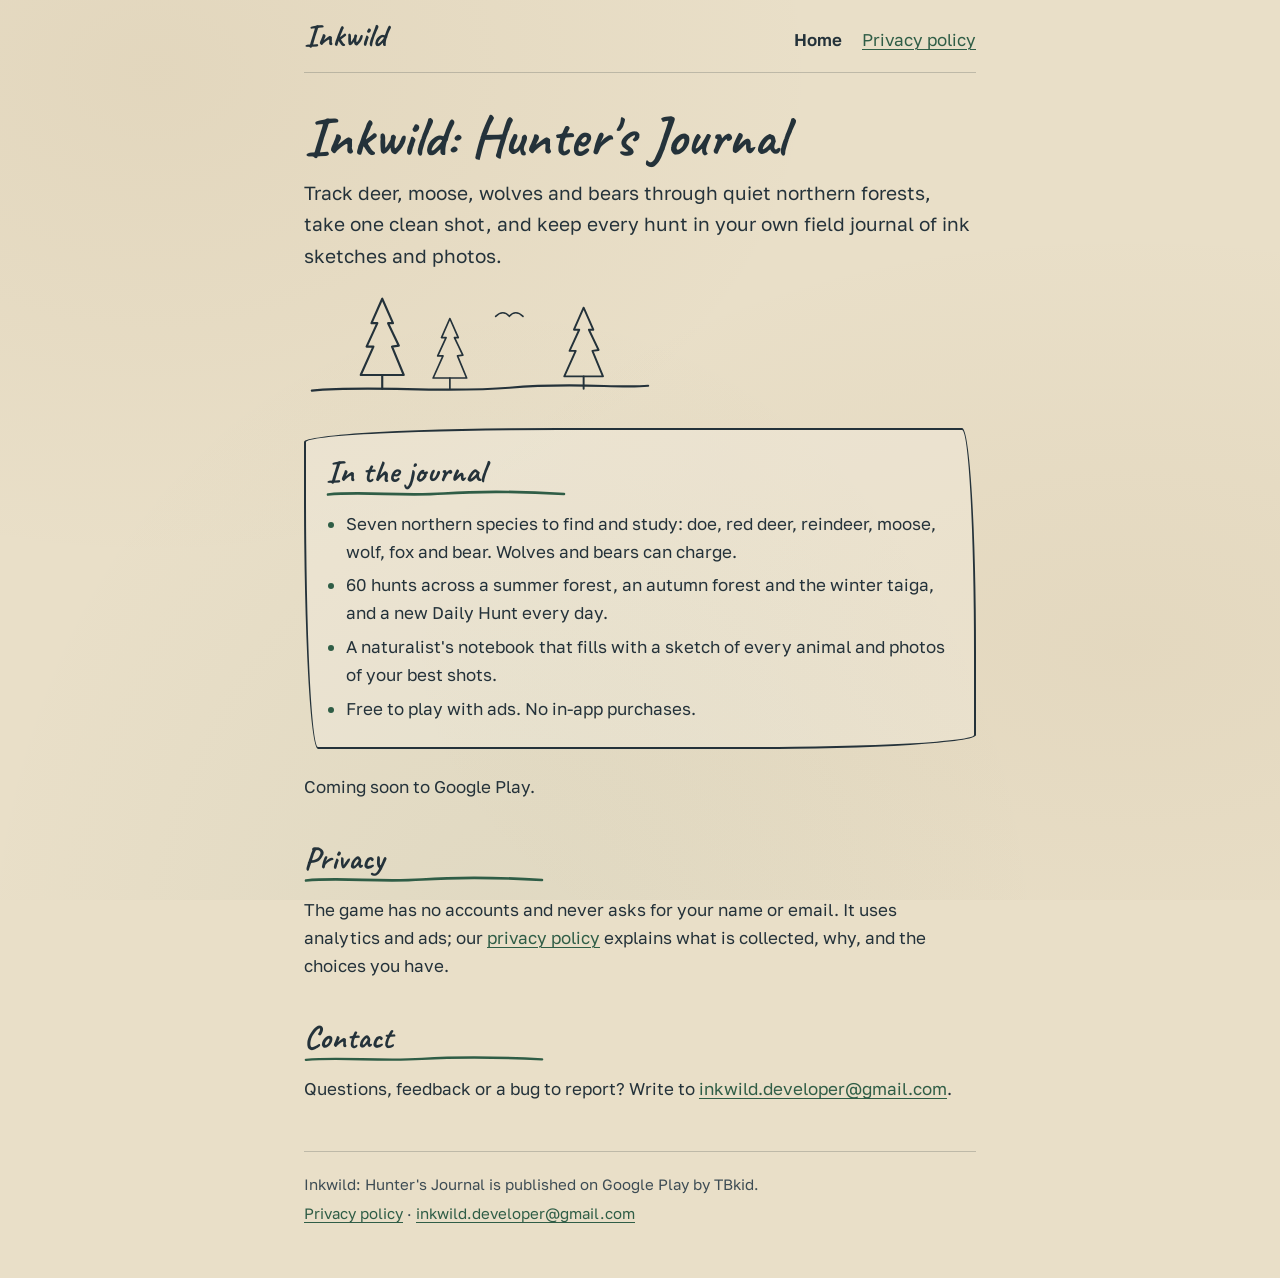
<file: index.html>
<!doctype html>
<html lang="en">
<head>
  <meta charset="utf-8">
  <meta name="viewport" content="width=device-width, initial-scale=1">
  <title>Inkwild: Hunter's Journal</title>
  <meta name="description" content="Inkwild: Hunter's Journal is a hunting game for Android. Track wild animals through northern forests and keep every hunt in your own field journal.">
  <meta name="theme-color" content="#E9DFC8">
  <link rel="icon" href="data:image/svg+xml,%3Csvg xmlns='http://www.w3.org/2000/svg' viewBox='0 0 32 32'%3E%3Crect width='32' height='32' rx='6' fill='%23E9DFC8'/%3E%3Cpath d='M16 4 L9 15 h4 L7 25 h18 L19 15 h4 Z' fill='none' stroke='%2324323A' stroke-width='2' stroke-linejoin='round'/%3E%3Cpath d='M16 25 v4' stroke='%2324323A' stroke-width='2' stroke-linecap='round'/%3E%3C/svg%3E">
  <link rel="stylesheet" href="style.css">
</head>
<body>
  <a class="skip" href="#main">Skip to content</a>
  <div class="page">
    <header class="site-header">
      <a class="brand" href="./">Inkwild</a>
      <nav class="site-nav" aria-label="Site">
        <ul>
          <li><a href="./" aria-current="page">Home</a></li>
          <li><a href="privacy.html">Privacy policy</a></li>
        </ul>
      </nav>
    </header>


    <main id="main">
      <h1>Inkwild: Hunter's Journal</h1>
      <p class="lead">Track deer, moose, wolves and bears through quiet northern forests, take one clean shot, and keep every hunt in your own field journal of ink sketches and photos.</p>

      <svg class="sketch" viewBox="0 0 360 120" role="img" aria-label="Ink sketch of pine trees on a hillside">
        <g fill="none" stroke="currentColor" stroke-width="2.2" stroke-linecap="round" stroke-linejoin="round">
          <path d="M8 106 C 70 100, 140 109, 210 103 S 320 104, 352 101"/>
          <g transform="translate(40 4)">
            <path d="M40 8 L29 33 L35 33 L24 57 L31 57 L18 86 L62 86 L50 57 L57 56 L46 33 L51 33 Z"/>
            <path d="M40 86 V100"/>
          </g>
          <g transform="translate(118 26) scale(0.78)">
            <path d="M40 8 L29 33 L35 33 L24 57 L31 57 L18 86 L62 86 L50 57 L57 56 L46 33 L51 33 Z"/>
            <path d="M40 86 V100"/>
          </g>
          <g transform="translate(250 14) scale(0.9)">
            <path d="M40 8 L29 33 L35 33 L24 57 L31 57 L18 86 L62 86 L50 57 L57 56 L46 33 L51 33 Z"/>
            <path d="M40 86 V100"/>
          </g>
          <path d="M196 30 c 5 -5, 10 -5, 14 0 c 4 -5, 9 -5, 14 0" stroke-width="1.6"/>
        </g>
      </svg>

      <div class="card">
        <h2>In the journal</h2>
        <ul>
          <li>Seven northern species to find and study: doe, red deer, reindeer, moose, wolf, fox and bear. Wolves and bears can charge.</li>
        <li>60 hunts across a summer forest, an autumn forest and the winter taiga, and a new Daily Hunt every day.</li>
          <li>A naturalist's notebook that fills with a sketch of every animal and photos of your best shots.</li>
          <li>Free to play with ads. No in-app purchases.</li>
        </ul>
      </div>

      <p>
        Coming soon to Google Play.
      </p>

      <h2>Privacy</h2>
      <p>The game has no accounts and never asks for your name or email. It uses analytics and ads; our <a href="privacy.html">privacy policy</a> explains what is collected, why, and the choices you have.</p>

      <h2>Contact</h2>
      <p>Questions, feedback or a bug to report? Write to <a href="mailto:inkwild.developer@gmail.com">inkwild.developer@gmail.com</a>.</p>
    </main>

    <footer class="site-footer">
      <p>Inkwild: Hunter's Journal is published on Google Play by TBkid.</p>
      <p><a href="privacy.html">Privacy policy</a> · <a href="mailto:inkwild.developer@gmail.com">inkwild.developer@gmail.com</a></p>
    </footer>
  </div>
</body>
</html>
</file>
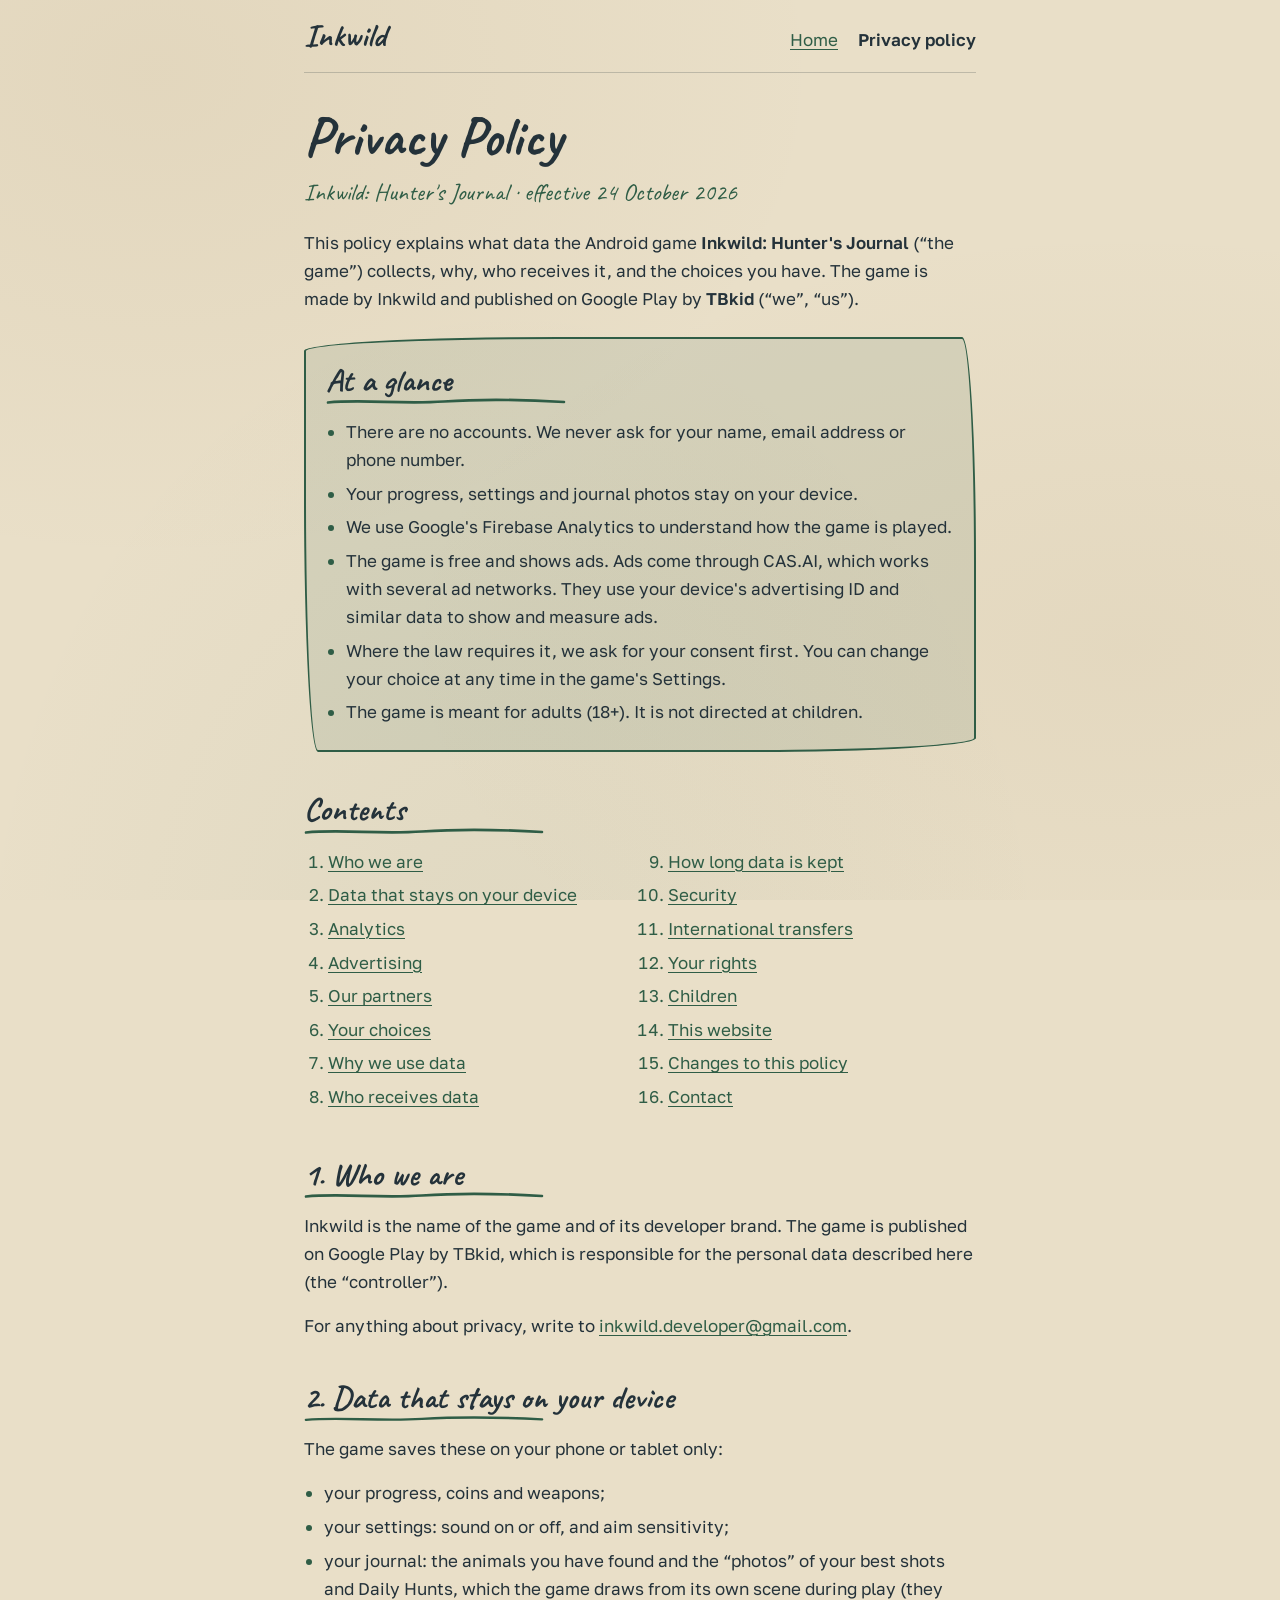
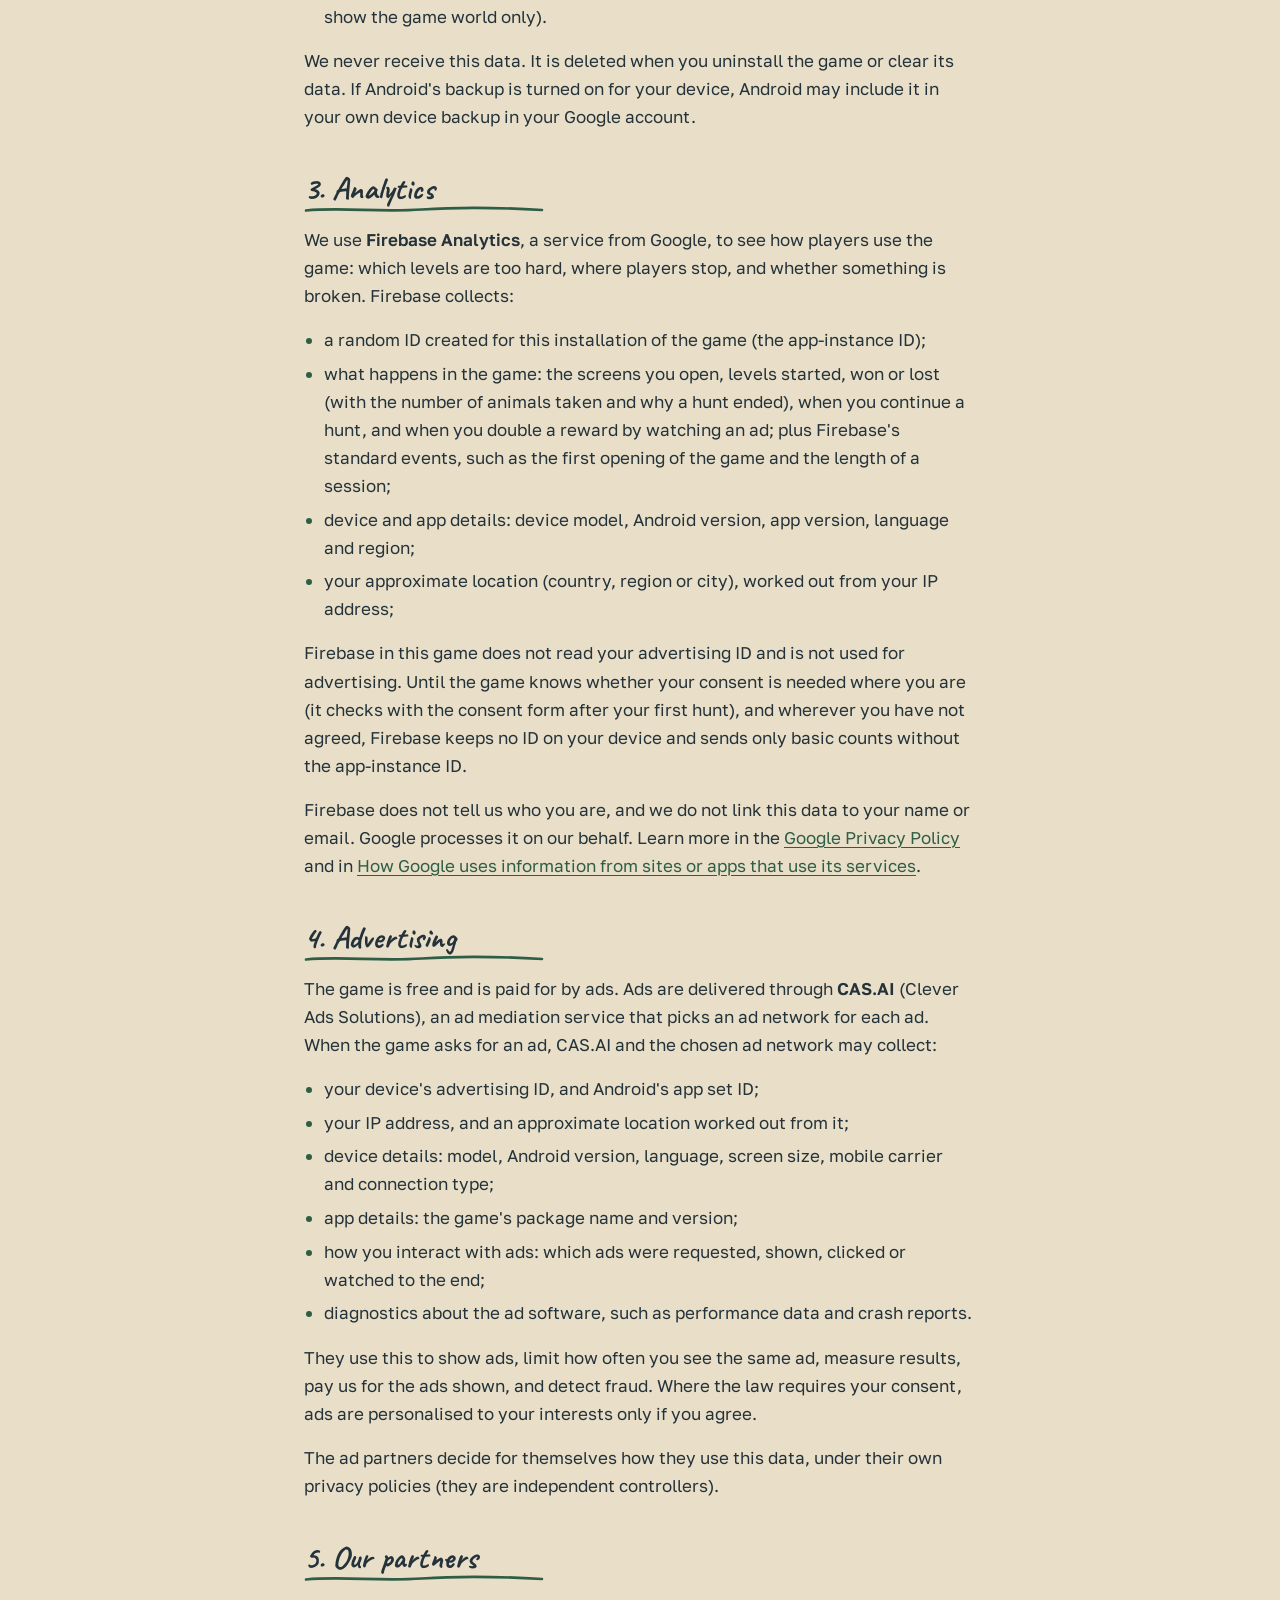
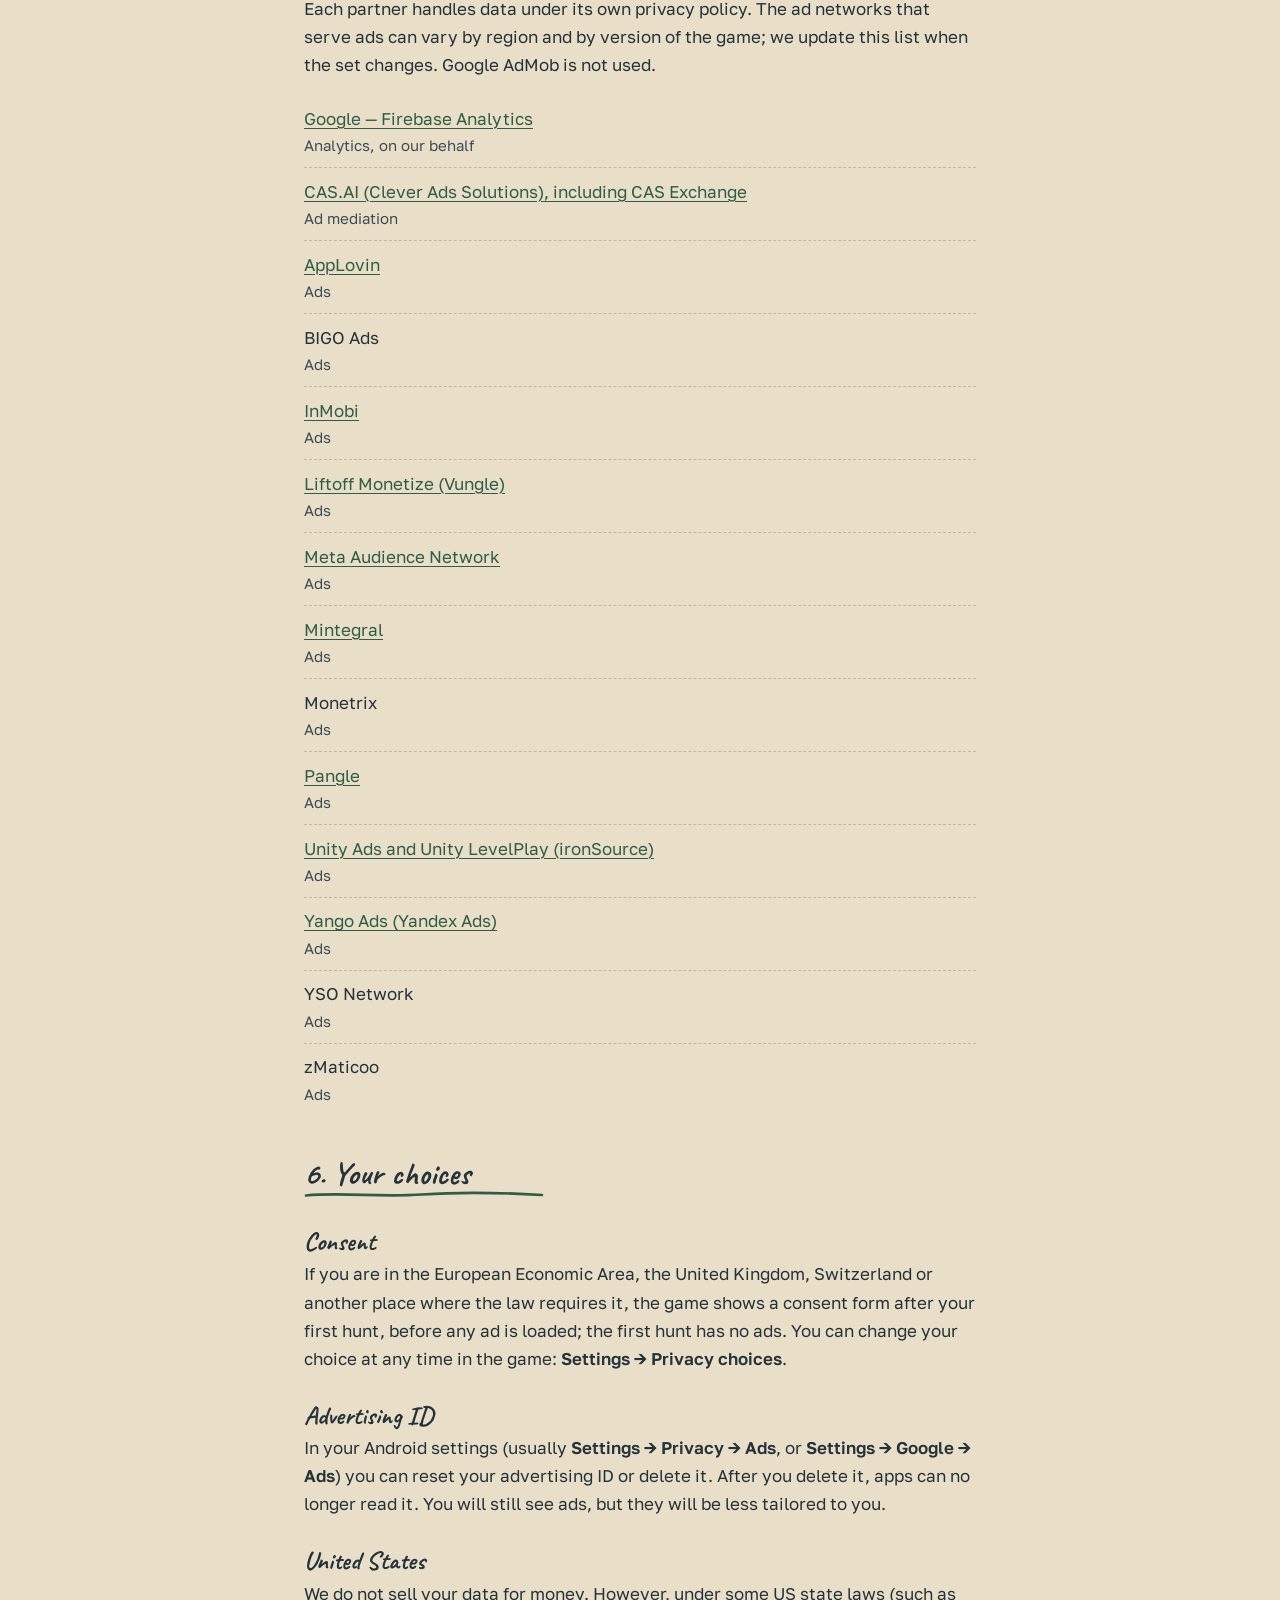
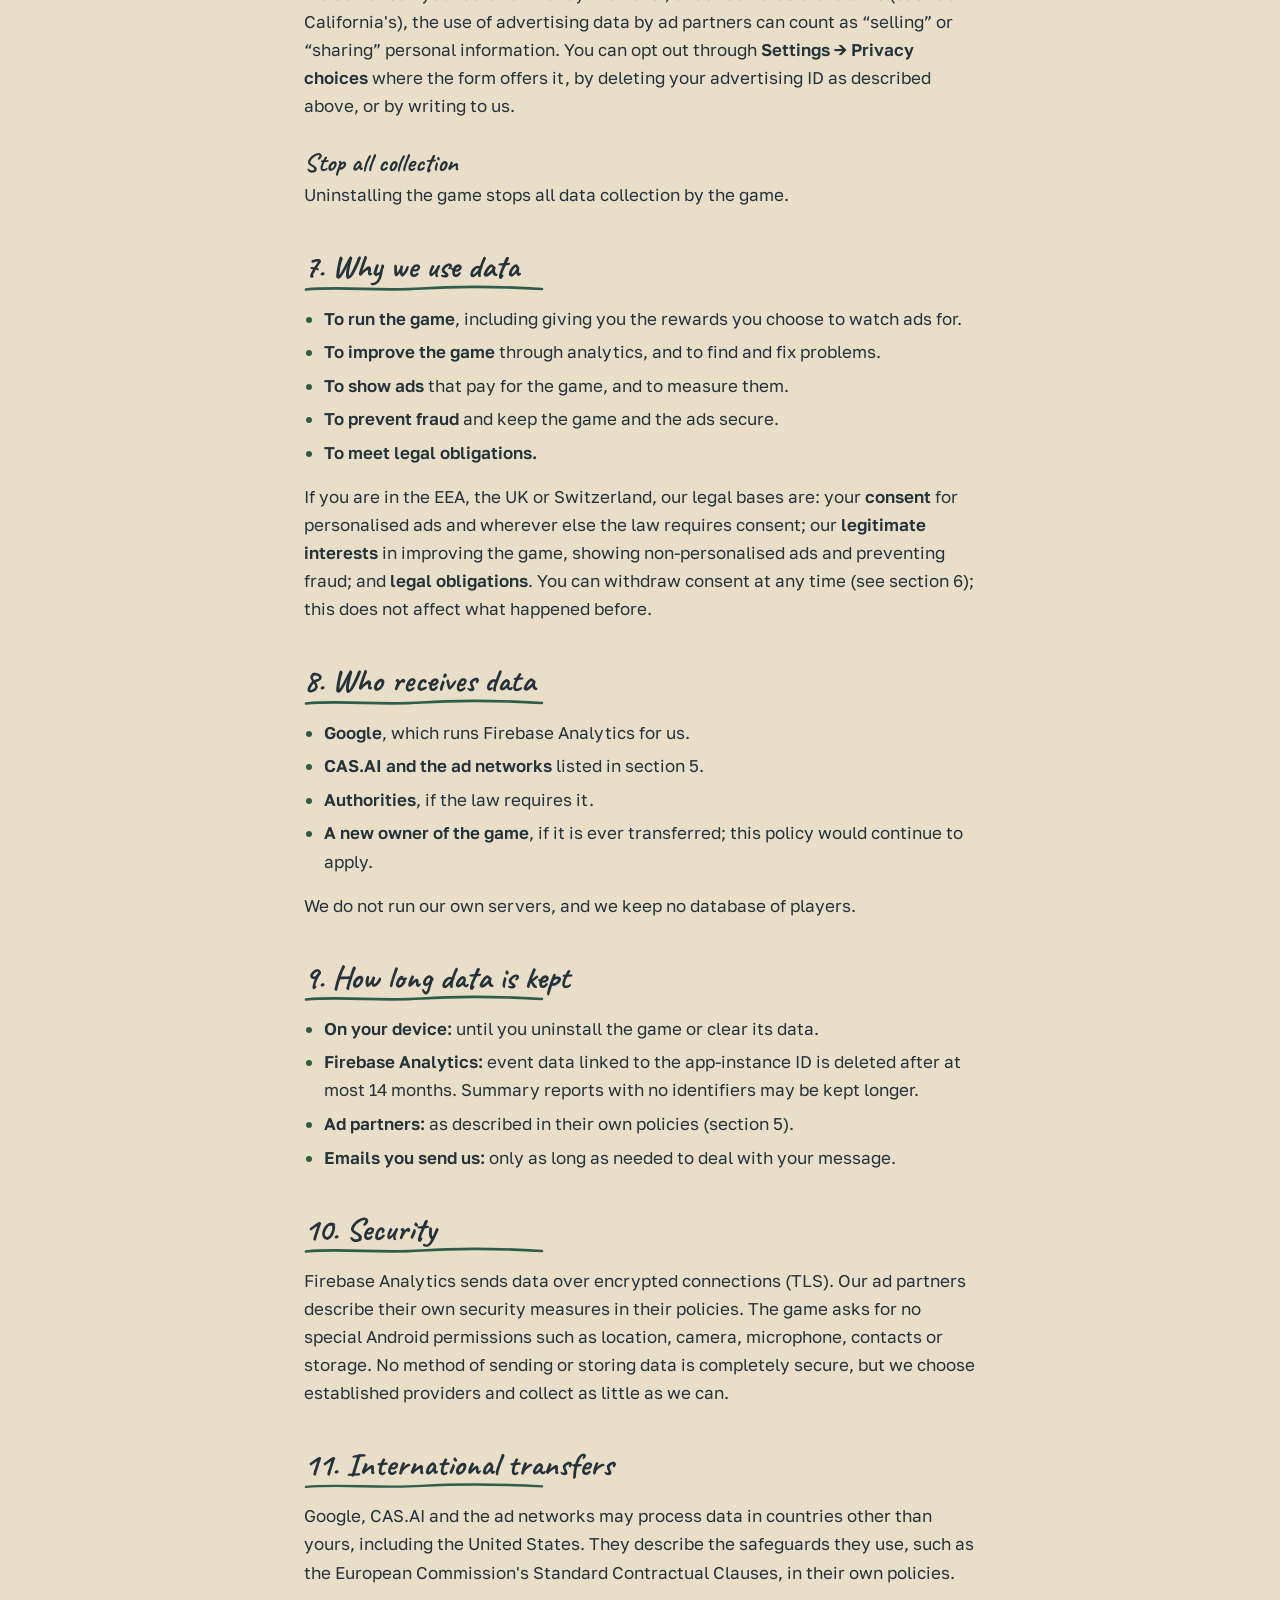
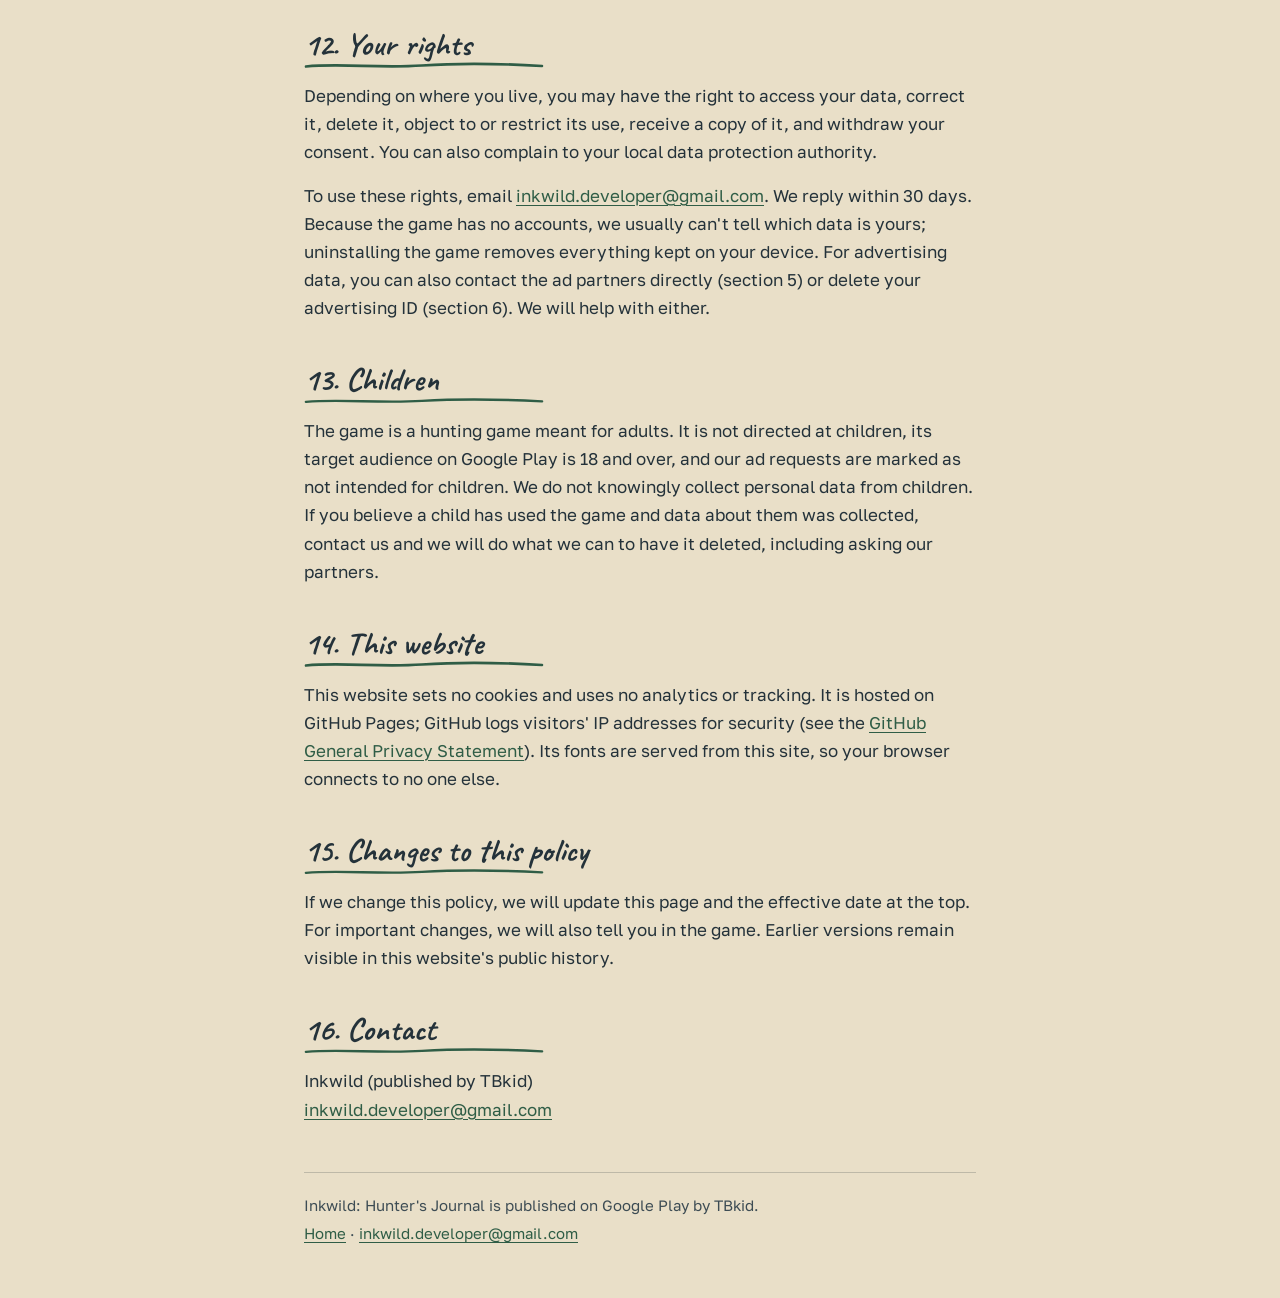
<file: privacy.html>
<!doctype html>
<html lang="en">
<head>
  <meta charset="utf-8">
  <meta name="viewport" content="width=device-width, initial-scale=1">
  <title>Privacy Policy — Inkwild: Hunter's Journal</title>
  <meta name="description" content="Privacy policy for the Android game Inkwild: Hunter's Journal, published on Google Play by TBkid.">
  <meta name="theme-color" content="#E9DFC8">
  <link rel="icon" href="data:image/svg+xml,%3Csvg xmlns='http://www.w3.org/2000/svg' viewBox='0 0 32 32'%3E%3Crect width='32' height='32' rx='6' fill='%23E9DFC8'/%3E%3Cpath d='M16 4 L9 15 h4 L7 25 h18 L19 15 h4 Z' fill='none' stroke='%2324323A' stroke-width='2' stroke-linejoin='round'/%3E%3Cpath d='M16 25 v4' stroke='%2324323A' stroke-width='2' stroke-linecap='round'/%3E%3C/svg%3E">
  <link rel="stylesheet" href="style.css">
</head>
<body>
  <a class="skip" href="#main">Skip to content</a>
  <div class="page">
    <header class="site-header">
      <a class="brand" href="./">Inkwild</a>
      <nav class="site-nav" aria-label="Site">
        <ul>
          <li><a href="./">Home</a></li>
          <li><a href="privacy.html" aria-current="page">Privacy policy</a></li>
        </ul>
      </nav>
    </header>


    <main id="main">
      <h1>Privacy Policy</h1>
      <p class="date">Inkwild: Hunter's Journal · effective 24 October 2026</p>

      <p>This policy explains what data the Android game <strong>Inkwild: Hunter's Journal</strong> (“the game”) collects, why, who receives it, and the choices you have. The game is made by Inkwild and published on Google Play by <strong>TBkid</strong> (“we”, “us”).</p>

      <div class="card green">
        <h2 id="summary">At a glance</h2>
        <ul>
          <li>There are no accounts. We never ask for your name, email address or phone number.</li>
          <li>Your progress, settings and journal photos stay on your device.</li>
          <li>We use Google's Firebase Analytics to understand how the game is played.</li>
          <li>The game is free and shows ads. Ads come through CAS.AI, which works with several ad networks. They use your device's advertising ID and similar data to show and measure ads.</li>
          <li>Where the law requires it, we ask for your consent first. You can change your choice at any time in the game's Settings.</li>
          <li>The game is meant for adults (18+). It is not directed at children.</li>
        </ul>
      </div>

      <nav class="toc" aria-label="Contents">
        <h2 id="contents">Contents</h2>
        <ol>
          <li><a href="#who">Who we are</a></li>
          <li><a href="#device">Data that stays on your device</a></li>
          <li><a href="#analytics">Analytics</a></li>
          <li><a href="#ads">Advertising</a></li>
          <li><a href="#partners">Our partners</a></li>
          <li><a href="#choices">Your choices</a></li>
          <li><a href="#use">Why we use data</a></li>
          <li><a href="#sharing">Who receives data</a></li>
          <li><a href="#retention">How long data is kept</a></li>
          <li><a href="#security">Security</a></li>
          <li><a href="#transfers">International transfers</a></li>
          <li><a href="#rights">Your rights</a></li>
          <li><a href="#children">Children</a></li>
          <li><a href="#website">This website</a></li>
          <li><a href="#changes">Changes to this policy</a></li>
          <li><a href="#contact">Contact</a></li>
        </ol>
      </nav>

      <h2 id="who">1. Who we are</h2>
      <p>Inkwild is the name of the game and of its developer brand. The game is published on Google Play by TBkid, which is responsible for the personal data described here (the “controller”).</p>
      <p>For anything about privacy, write to <a href="mailto:inkwild.developer@gmail.com">inkwild.developer@gmail.com</a>.</p>

      <h2 id="device">2. Data that stays on your device</h2>
      <p>The game saves these on your phone or tablet only:</p>
      <ul>
        <li>your progress, coins and weapons;</li>
        <li>your settings: sound on or off, and aim sensitivity;</li>
        <li>your journal: the animals you have found and the “photos” of your best shots and Daily Hunts, which the game draws from its own scene during play (they show the game world only).</li>
      </ul>
      <p>We never receive this data. It is deleted when you uninstall the game or clear its data. If Android's backup is turned on for your device, Android may include it in your own device backup in your Google account.</p>

      <h2 id="analytics">3. Analytics</h2>
      <p>We use <strong>Firebase Analytics</strong>, a service from Google, to see how players use the game: which levels are too hard, where players stop, and whether something is broken. Firebase collects:</p>
      <ul>
        <li>a random ID created for this installation of the game (the app-instance ID);</li>
        <li>what happens in the game: the screens you open, levels started, won or lost (with the number of animals taken and why a hunt ended), when you continue a hunt, and when you double a reward by watching an ad; plus Firebase's standard events, such as the first opening of the game and the length of a session;</li>
        <li>device and app details: device model, Android version, app version, language and region;</li>
        <li>your approximate location (country, region or city), worked out from your IP address;</li>
      </ul>
      <p>Firebase in this game does not read your advertising ID and is not used for advertising. Until the game knows whether your consent is needed where you are (it checks with the consent form after your first hunt), and wherever you have not agreed, Firebase keeps no ID on your device and sends only basic counts without the app-instance ID.</p>
      <p>Firebase does not tell us who you are, and we do not link this data to your name or email. Google processes it on our behalf. Learn more in the <a href="https://policies.google.com/privacy">Google Privacy Policy</a> and in <a href="https://policies.google.com/technologies/partner-sites">How Google uses information from sites or apps that use its services</a>.</p>

      <h2 id="ads">4. Advertising</h2>
      <p>The game is free and is paid for by ads. Ads are delivered through <strong>CAS.AI</strong> (Clever Ads Solutions), an ad mediation service that picks an ad network for each ad. When the game asks for an ad, CAS.AI and the chosen ad network may collect:</p>
      <ul>
        <li>your device's advertising ID, and Android's app set ID;</li>
        <li>your IP address, and an approximate location worked out from it;</li>
        <li>device details: model, Android version, language, screen size, mobile carrier and connection type;</li>
        <li>app details: the game's package name and version;</li>
        <li>how you interact with ads: which ads were requested, shown, clicked or watched to the end;</li>
        <li>diagnostics about the ad software, such as performance data and crash reports.</li>
      </ul>
      <p>They use this to show ads, limit how often you see the same ad, measure results, pay us for the ads shown, and detect fraud. Where the law requires your consent, ads are personalised to your interests only if you agree.</p>
      <p>The ad partners decide for themselves how they use this data, under their own privacy policies (they are independent controllers).</p>

      <h2 id="partners">5. Our partners</h2>
      <p>Each partner handles data under its own privacy policy. The ad networks that serve ads can vary by region and by version of the game; we update this list when the set changes. Google AdMob is not used.</p>
      <ul class="partners">
        <li><a href="https://policies.google.com/privacy">Google — Firebase Analytics</a><span class="what">Analytics, on our behalf</span></li>
        <li><a href="https://cas.ai/privacy-policy/">CAS.AI (Clever Ads Solutions), including CAS Exchange</a><span class="what">Ad mediation</span></li>
        <li><a href="https://legal.applovin.com/privacy/">AppLovin</a><span class="what">Ads</span></li>
        <li>BIGO Ads<span class="what">Ads</span></li>
        <li><a href="https://advertising.inmobi.com/privacy-policy">InMobi</a><span class="what">Ads</span></li>
        <li><a href="https://liftoff.ai/privacy-policy/">Liftoff Monetize (Vungle)</a><span class="what">Ads</span></li>
        <li><a href="https://www.facebook.com/privacy/policy/">Meta Audience Network</a><span class="what">Ads</span></li>
        <li><a href="https://www.mintegral.com/en/privacy">Mintegral</a><span class="what">Ads</span></li>
        <li>Monetrix<span class="what">Ads</span></li>
        <li><a href="https://www.pangleglobal.com/privacy/enduser-en">Pangle</a><span class="what">Ads</span></li>
        <li><a href="https://unity.com/legal/game-player-and-app-user-privacy-policy">Unity Ads and Unity LevelPlay (ironSource)</a><span class="what">Ads</span></li>
        <li><a href="https://yandex.com/legal/international_ads_privacy/">Yango Ads (Yandex Ads)</a><span class="what">Ads</span></li>
        <li>YSO Network<span class="what">Ads</span></li>
        <li>zMaticoo<span class="what">Ads</span></li>
      </ul>

      <h2 id="choices">6. Your choices</h2>
      <h3>Consent</h3>
      <p>If you are in the European Economic Area, the United Kingdom, Switzerland or another place where the law requires it, the game shows a consent form after your first hunt, before any ad is loaded; the first hunt has no ads. You can change your choice at any time in the game: <strong>Settings → Privacy choices</strong>.</p>
      <h3>Advertising ID</h3>
      <p>In your Android settings (usually <strong>Settings → Privacy → Ads</strong>, or <strong>Settings → Google → Ads</strong>) you can reset your advertising ID or delete it. After you delete it, apps can no longer read it. You will still see ads, but they will be less tailored to you.</p>
      <h3>United States</h3>
      <p>We do not sell your data for money. However, under some US state laws (such as California's), the use of advertising data by ad partners can count as “selling” or “sharing” personal information. You can opt out through <strong>Settings → Privacy choices</strong> where the form offers it, by deleting your advertising ID as described above, or by writing to us.</p>
      <h3>Stop all collection</h3>
      <p>Uninstalling the game stops all data collection by the game.</p>

      <h2 id="use">7. Why we use data</h2>
      <ul>
        <li><strong>To run the game</strong>, including giving you the rewards you choose to watch ads for.</li>
        <li><strong>To improve the game</strong> through analytics, and to find and fix problems.</li>
        <li><strong>To show ads</strong> that pay for the game, and to measure them.</li>
        <li><strong>To prevent fraud</strong> and keep the game and the ads secure.</li>
        <li><strong>To meet legal obligations.</strong></li>
      </ul>
      <p>If you are in the EEA, the UK or Switzerland, our legal bases are: your <strong>consent</strong> for personalised ads and wherever else the law requires consent; our <strong>legitimate interests</strong> in improving the game, showing non-personalised ads and preventing fraud; and <strong>legal obligations</strong>. You can withdraw consent at any time (see section 6); this does not affect what happened before.</p>

      <h2 id="sharing">8. Who receives data</h2>
      <ul>
        <li><strong>Google</strong>, which runs Firebase Analytics for us.</li>
        <li><strong>CAS.AI and the ad networks</strong> listed in section 5.</li>
        <li><strong>Authorities</strong>, if the law requires it.</li>
        <li><strong>A new owner of the game</strong>, if it is ever transferred; this policy would continue to apply.</li>
      </ul>
      <p>We do not run our own servers, and we keep no database of players.</p>

      <h2 id="retention">9. How long data is kept</h2>
      <ul>
        <li><strong>On your device:</strong> until you uninstall the game or clear its data.</li>
        <li><strong>Firebase Analytics:</strong> event data linked to the app-instance ID is deleted after at most 14 months. Summary reports with no identifiers may be kept longer.</li>
        <li><strong>Ad partners:</strong> as described in their own policies (section 5).</li>
        <li><strong>Emails you send us:</strong> only as long as needed to deal with your message.</li>
      </ul>

      <h2 id="security">10. Security</h2>
      <p>Firebase Analytics sends data over encrypted connections (TLS). Our ad partners describe their own security measures in their policies. The game asks for no special Android permissions such as location, camera, microphone, contacts or storage. No method of sending or storing data is completely secure, but we choose established providers and collect as little as we can.</p>

      <h2 id="transfers">11. International transfers</h2>
      <p>Google, CAS.AI and the ad networks may process data in countries other than yours, including the United States. They describe the safeguards they use, such as the European Commission's Standard Contractual Clauses, in their own policies.</p>

      <h2 id="rights">12. Your rights</h2>
      <p>Depending on where you live, you may have the right to access your data, correct it, delete it, object to or restrict its use, receive a copy of it, and withdraw your consent. You can also complain to your local data protection authority.</p>
      <p>To use these rights, email <a href="mailto:inkwild.developer@gmail.com">inkwild.developer@gmail.com</a>. We reply within 30 days. Because the game has no accounts, we usually can't tell which data is yours; uninstalling the game removes everything kept on your device. For advertising data, you can also contact the ad partners directly (section 5) or delete your advertising ID (section 6). We will help with either.</p>

      <h2 id="children">13. Children</h2>
      <p>The game is a hunting game meant for adults. It is not directed at children, its target audience on Google Play is 18 and over, and our ad requests are marked as not intended for children. We do not knowingly collect personal data from children. If you believe a child has used the game and data about them was collected, contact us and we will do what we can to have it deleted, including asking our partners.</p>

      <h2 id="website">14. This website</h2>
      <p>This website sets no cookies and uses no analytics or tracking. It is hosted on GitHub Pages; GitHub logs visitors' IP addresses for security (see the <a href="https://docs.github.com/en/site-policy/privacy-policies/github-general-privacy-statement">GitHub General Privacy Statement</a>). Its fonts are served from this site, so your browser connects to no one else.</p>

      <h2 id="changes">15. Changes to this policy</h2>
      <p>If we change this policy, we will update this page and the effective date at the top. For important changes, we will also tell you in the game. Earlier versions remain visible in this website's public history.</p>

      <h2 id="contact">16. Contact</h2>
      <p>Inkwild (published by TBkid)<br>
      <a href="mailto:inkwild.developer@gmail.com">inkwild.developer@gmail.com</a></p>
    </main>

    <footer class="site-footer">
      <p>Inkwild: Hunter's Journal is published on Google Play by TBkid.</p>
      <p><a href="./">Home</a> · <a href="mailto:inkwild.developer@gmail.com">inkwild.developer@gmail.com</a></p>
    </footer>
  </div>
</body>
</html>
</file>
<file: style.css>
/* Inkwild — field-journal look (docs/BRAND.md): paper, ink, one green, Caveat for handwriting, Golos Text for reading. */

/* Both fonts are served from this site (SIL OFL 1.1, licences in fonts/), so pages load nothing from elsewhere. */
@font-face { font-family: "Caveat"; src: url("fonts/Caveat.ttf") format("truetype"); font-weight: 400 700; font-display: swap; }
@font-face { font-family: "Golos Text"; src: url("fonts/GolosText.ttf") format("truetype"); font-weight: 400 900; font-display: swap; }

:root {
  color-scheme: light;
  --paper: #E9DFC8;
  --ink: #24323A;
  --green: #2F5D46;
  --ink-soft: #3D4C54;
  --rule: rgba(36, 50, 58, 0.22);
  --wash: rgba(47, 93, 70, 0.10);
  --highlight: #F2D479;
  --hand: "Caveat", "Segoe Print", "Bradley Hand", cursive;
  --text: "Golos Text", system-ui, -apple-system, "Segoe UI", Roboto, sans-serif;
  /* A hand-inked underline, drawn once and reused under headings. */
  --ink-line: url("data:image/svg+xml,%3Csvg xmlns='http://www.w3.org/2000/svg' viewBox='0 0 240 10' preserveAspectRatio='none'%3E%3Cpath d='M2 6.5 C 38 3, 74 8.5, 118 5.5 S 196 3.5, 238 6' fill='none' stroke='%232F5D46' stroke-width='2.6' stroke-linecap='round'/%3E%3C/svg%3E");
}

*, *::before, *::after { box-sizing: border-box; }

html { -webkit-text-size-adjust: 100%; }

body {
  margin: 0;
  background-color: var(--paper);
  /* Faint stains, like an old notebook page. */
  background-image:
    radial-gradient(ellipse at 12% 8%, rgba(140, 105, 50, 0.07), transparent 42%),
    radial-gradient(ellipse at 88% 72%, rgba(140, 105, 50, 0.06), transparent 46%),
    radial-gradient(ellipse at 40% 110%, rgba(47, 93, 70, 0.05), transparent 50%);
  background-attachment: fixed;
  color: var(--ink);
  font-family: var(--text);
  font-size: 1.0625rem;
  line-height: 1.65;
}

.skip {
  position: absolute;
  left: 16px;
  top: -3rem;
  padding: 0.5rem 0.75rem;
  background: var(--ink);
  color: var(--paper);
  border-radius: 4px;
  z-index: 10;
}
.skip:focus { top: 0.75rem; }

.page {
  max-width: 44rem;
  margin: 0 auto;
  padding: 0 16px 3rem;
}

/* Header and footer */
.site-header {
  display: flex;
  flex-wrap: wrap;
  align-items: baseline;
  justify-content: space-between;
  gap: 0.5rem 1.25rem;
  padding: 1.25rem 0 0.75rem;
  border-bottom: 1px solid var(--rule);
}
.brand {
  font-family: var(--hand);
  font-weight: 700;
  font-size: 2rem;
  line-height: 1;
  color: var(--ink);
  text-decoration: none;
}
.site-nav ul {
  display: flex;
  flex-wrap: wrap;
  gap: 0.25rem 1.25rem;
  margin: 0;
  padding: 0;
  list-style: none;
}
.site-nav a[aria-current="page"] { text-decoration: none; font-weight: 600; color: var(--ink); }

.site-footer {
  margin-top: 3rem;
  padding-top: 1rem;
  border-top: 1px solid var(--rule);
  color: var(--ink-soft);
  font-size: 0.9375rem;
}
.site-footer p { margin: 0.25rem 0; }

/* Text */
h1, h2, h3 {
  font-family: var(--hand);
  font-weight: 700;
  line-height: 1.15;
  color: var(--ink);
}
h1 { font-size: clamp(2.5rem, 8vw, 3.5rem); margin: 2rem 0 0.5rem; }
h2 {
  font-size: 2rem;
  margin: 2.5rem 0 0.75rem;
  padding-bottom: 0.4rem;
  background: var(--ink-line) no-repeat left bottom / min(15rem, 70%) 0.6rem;
}
h3 { font-size: 1.6rem; margin: 1.75rem 0 0.25rem; }

p, ul, ol { margin: 0 0 1rem; }
ul, ol { padding-left: 1.25rem; }
li { margin-bottom: 0.35rem; }
li::marker { color: var(--green); }
strong { font-weight: 600; }

a {
  color: var(--green);
  text-decoration: underline;
  text-decoration-thickness: 1px;
  text-underline-offset: 0.18em;
  overflow-wrap: anywhere;
}
a:hover { text-decoration-thickness: 2px; }
a:focus-visible, .skip:focus-visible {
  outline: 3px solid var(--green);
  outline-offset: 2px;
  border-radius: 2px;
}

.lead { font-size: 1.1875rem; }
.muted { color: var(--ink-soft); }
.date { font-family: var(--hand); font-size: 1.5rem; color: var(--green); margin-top: -0.25rem; }

/* A journal card with a hand-drawn ink border. */
.card {
  margin: 1.5rem 0;
  padding: 1.25rem 1.25rem 0.5rem;
  border: 2px solid var(--ink);
  border-radius: 255px 14px 225px 14px / 14px 225px 14px 255px;
  background: rgba(255, 255, 255, 0.18);
}
.card.green { background: var(--wash); border-color: var(--green); }
.card h2 { margin-top: 0.25rem; }

/* Clear-font action, boxed like the game's buttons (BRAND.md: tappable = clear font in an ink box). */
.button {
  display: inline-block;
  padding: 0.55rem 1.1rem;
  border: 2px solid var(--ink);
  border-radius: 14px 225px 14px 255px / 255px 14px 225px 14px;
  background: var(--wash);
  color: var(--ink);
  font-weight: 600;
  text-decoration: none;
}
.button:hover { background: rgba(47, 93, 70, 0.18); }

/* Sketch */
.sketch { display: block; width: 100%; max-width: 22rem; height: auto; margin: 0.5rem 0 1rem; color: var(--ink); }

/* Contents list on the policy page */
.toc ol { columns: 2 14rem; column-gap: 2rem; padding-left: 1.5rem; }
.toc li { break-inside: avoid; }

/* Partner list */
.partners { list-style: none; padding: 0; }
.partners li {
  padding: 0.6rem 0;
  border-bottom: 1px dashed var(--rule);
  margin: 0;
}
.partners li:last-child { border-bottom: 0; }
.partners .what { display: block; color: var(--ink-soft); font-size: 0.9375rem; }

/* DRAFT ONLY: placeholders and the draft note. Remove both before publishing. */
.todo {
  background: var(--highlight);
  color: var(--ink);
  padding: 0 0.25em;
  border-radius: 2px;
  font-weight: 600;
  box-decoration-break: clone;
  -webkit-box-decoration-break: clone;
}
.draft-note {
  margin: 1rem 0 0;
  padding: 0.6rem 0.9rem;
  border: 1px dashed var(--ink);
  background: rgba(255, 255, 255, 0.45);
  transform: rotate(-0.6deg);
  font-size: 0.9375rem;
}

@media (prefers-reduced-motion: no-preference) {
  a { transition: text-decoration-thickness 0.1s ease; }
}

@media print {
  body { background: #fff; }
  .site-nav, .skip, .draft-note { display: none; }
  a { color: var(--ink); }
}
</file>
